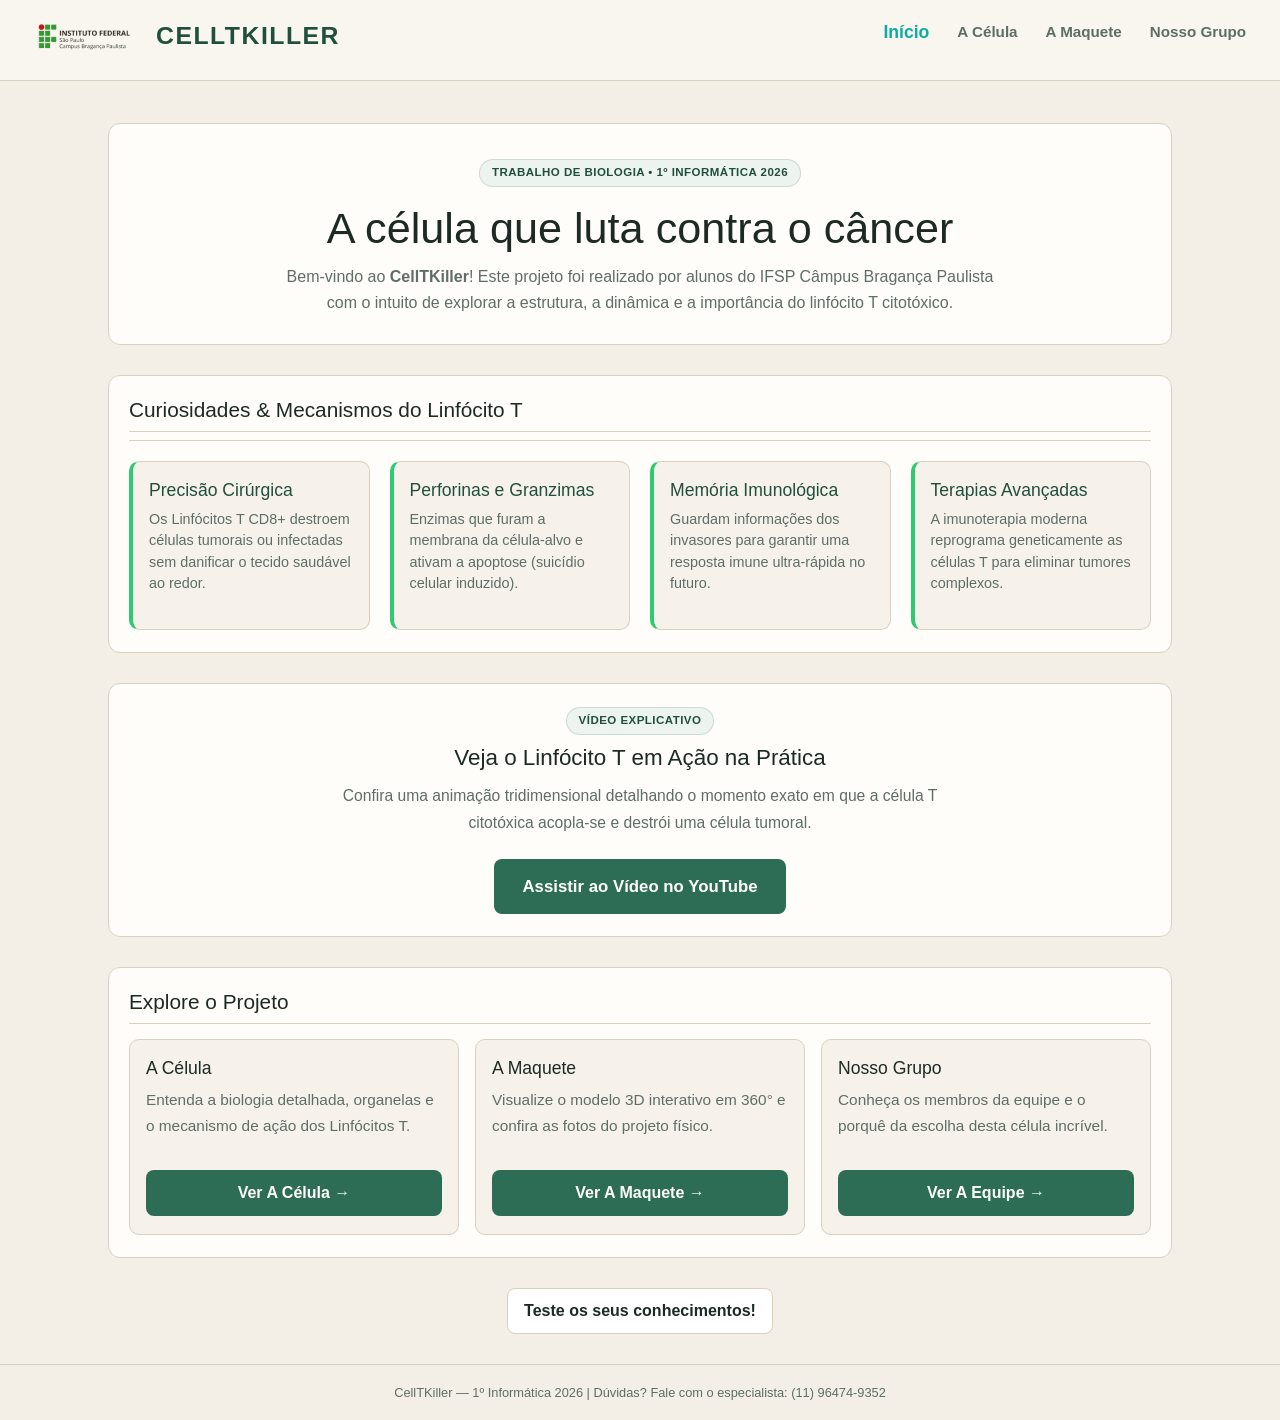
<file: index.html>
<!DOCTYPE html>
<html lang="pt-br">
<head>
    <meta charset="UTF-8">
    <meta name="viewport" content="width=device-width, initial-scale=1.0">
    <meta http-equiv="refresh" content="0; url=Pagina_inicial.html">
    <title>CellTKiller</title>
</head>
<body>
    <p>Redirecionando para o site... <a href="Pagina_inicial.html">Clique aqui se não for redirecionado.</a></p>
</body>
</html>
</file>
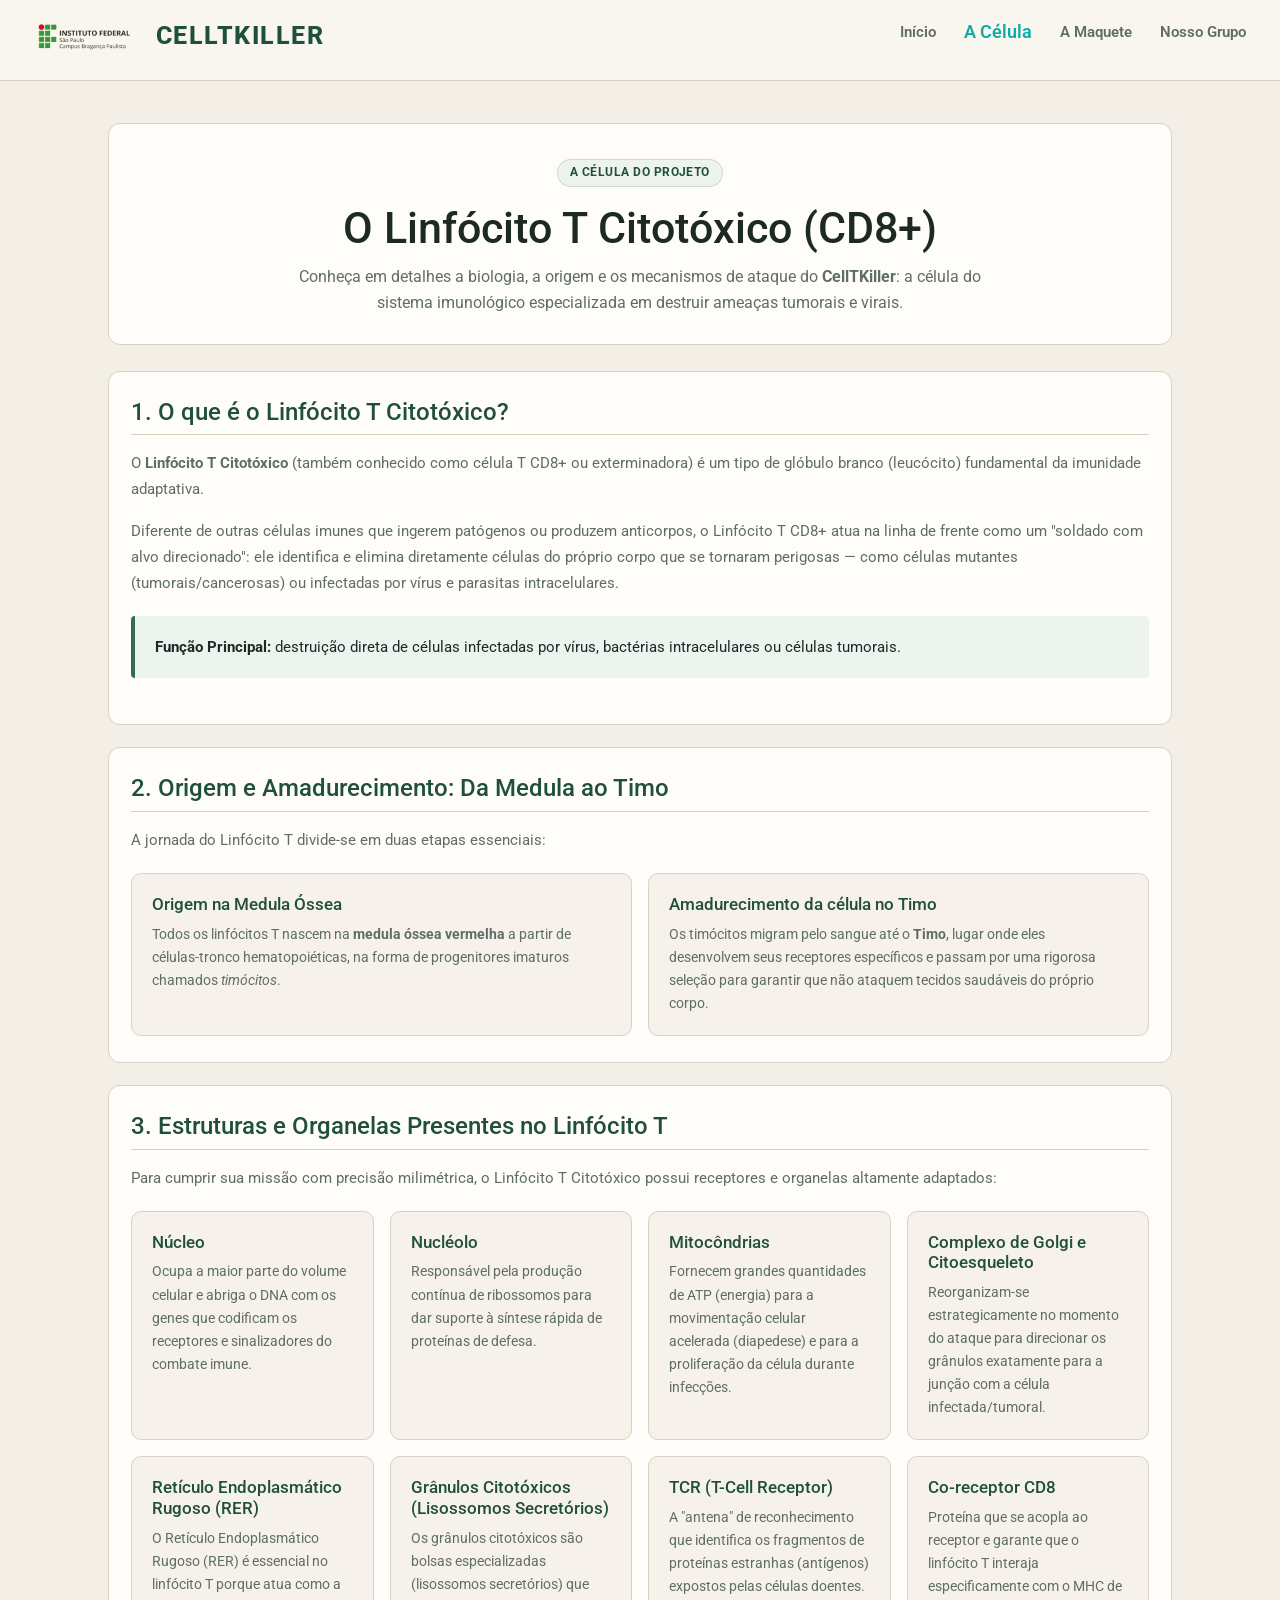
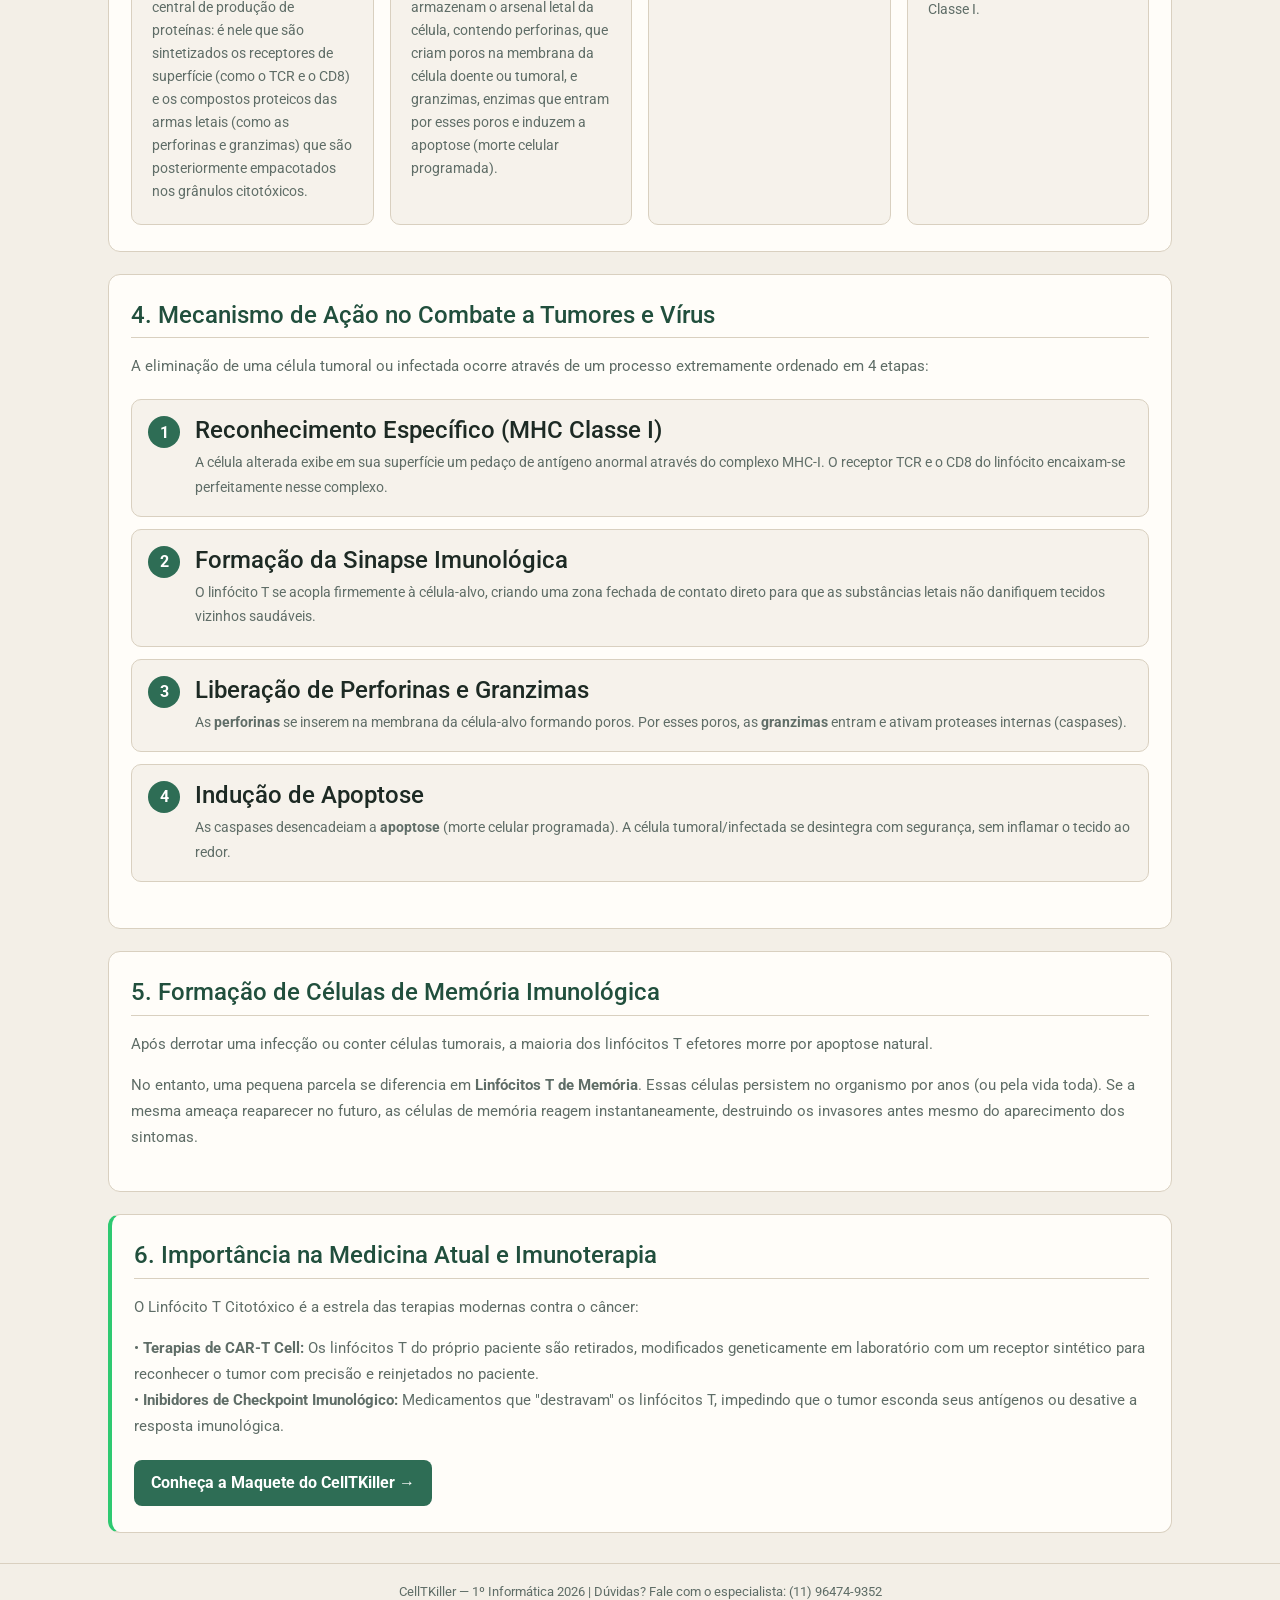
<file: Pagina_Celula.html>
<!DOCTYPE html>
<html lang="pt-br">
<head>
    <meta charset="UTF-8">
    <meta name="viewport" content="width=device-width, initial-scale=1.0">
    <title>O Linfócito T | CellTKiller</title>
    <link href="https://cdn.jsdelivr.net/npm/bootstrap@5.3.8/dist/css/bootstrap.min.css" rel="stylesheet">
    <link href="https://fonts.googleapis.com/css2?family=Roboto:wght@400;500;600;700;800&display=swap" rel="stylesheet">
    <link rel="stylesheet" href="Pagina_inicial.css?v=4">
    <link rel="stylesheet" href="Pagina_celula.css?v=2">
    <link rel="icon" href="cellT.png">
</head>
<body>

    <!-- CABEÇALHO -->
    <header class="header">
        <h1 class="logo">
            <img src="logo.png" alt="Instituto Federal de São Paulo — Câmpus Bragança Paulista">
            <span>CellTKiller</span>
        </h1>
        <button class="menu-toggle" type="button" aria-label="Abrir menu" aria-controls="site-nav" aria-expanded="false">
            <span class="menu-icon" aria-hidden="true"><span></span><span></span><span></span></span>
        </button>
        <nav class="site-nav" id="site-nav" aria-label="Navegação principal">
            <ul class="nav-links">
                <li><a href="Pagina_inicial.html">Início</a></li>
                <li><a href="Pagina_Celula.html" class="active">A Célula</a></li>
                <li><a href="Pagina_Maquete.html">A Maquete</a></li>
                <li><a href="Pagina_Equipe.html">Nosso Grupo</a></li>
            </ul>
        </nav>
    </header>
    <button class="menu-overlay" type="button" aria-label="Fechar menu" hidden></button>

    <!-- CONTEÚDO PRINCIPAL -->
    <main class="container">

        <!-- HERO SECTION -->
        <section class="hero">
            <span class="badge">A Célula do Projeto</span>
            <h2>O Linfócito T Citotóxico (CD8+)</h2>
            <p>
                Conheça em detalhes a biologia, a origem e os mecanismos de ataque do 
                <strong>CellTKiller</strong>: a célula do sistema imunológico especializada em destruir ameaças tumorais e virais.
            </p>
        </section>

        <!-- 1. O QUE É -->
        <section class="content-section">
            <h2>1. O que é o Linfócito T Citotóxico?</h2>
            <p>
                O <strong>Linfócito T Citotóxico</strong> (também conhecido como célula T CD8+ ou exterminadora) é um tipo de glóbulo branco (leucócito) fundamental da imunidade adaptativa.
            </p>
            <p>
                Diferente de outras células imunes que ingerem patógenos ou produzem anticorpos, o Linfócito T CD8+ atua na linha de frente como um "soldado com alvo direcionado": ele identifica e elimina diretamente células do próprio corpo que se tornaram perigosas — como células mutantes (tumorais/cancerosas) ou infectadas por vírus e parasitas intracelulares.
            </p>
            <div class="highlight-box">
                <p><strong>Função Principal:</strong> destruição direta de células infectadas por vírus, bactérias intracelulares ou células tumorais.</p>
            </div>
        </section>

        <!-- 2. ORIGEM E MATURAÇÃO -->
        <section class="content-section">
            <h2>2. Origem e Amadurecimento: Da Medula ao Timo</h2>
            <p>A jornada do Linfócito T divide-se em duas etapas essenciais:</p>

            <div class="grid-cards">
                <div class="card">
                    <h4>Origem na Medula Óssea</h4>
                    <p>
                        Todos os linfócitos T nascem na <strong>medula óssea vermelha</strong> a partir de células-tronco hematopoiéticas, na forma de progenitores imaturos chamados <em>timócitos</em>.
                    </p>
                </div>
                <div class="card">
                    <h4>Amadurecimento da célula no Timo</h4>
                    <p>
                        Os timócitos migram pelo sangue até o <strong>Timo</strong>, lugar onde eles desenvolvem seus receptores específicos e passam por uma rigorosa seleção para garantir que não ataquem tecidos saudáveis do próprio corpo.
                    </p>
                </div>
            </div>
        </section>

        <!-- 3. ESTRUTURAS E ORGANELAS CHAVE -->
        <section class="content-section">
            <h2>3. Estruturas e Organelas Presentes no Linfócito T</h2>
            <p>Para cumprir sua missão com precisão milimétrica, o Linfócito T Citotóxico possui receptores e organelas altamente adaptados:</p>

            <div class="grid-cards">
                <div class="card">
                    <h4>Núcleo</h4>
                    <p>Ocupa a maior parte do volume celular e abriga o DNA com os genes que codificam os receptores e sinalizadores do combate imune.</p>
                </div>
                <div class="card">
                    <h4>Nucléolo</h4>
                    <p>Responsável pela produção contínua de ribossomos para dar suporte à síntese rápida de proteínas de defesa.</p>
                </div>
                <div class="card">
                    <h4>Mitocôndrias</h4>
                    <p>Fornecem grandes quantidades de ATP (energia) para a movimentação celular acelerada (diapedese) e para a proliferação da célula durante infecções.</p>
                </div>
                <div class="card">
                    <h4>Complexo de Golgi e Citoesqueleto</h4>
                    <p>Reorganizam-se estrategicamente no momento do ataque para direcionar os grânulos exatamente para a junção com a célula infectada/tumoral.</p>
                </div>
                <div class="card">
                    <h4>Retículo Endoplasmático Rugoso (RER)</h4>
                    <p>O Retículo Endoplasmático Rugoso (RER) é essencial no linfócito T porque atua como a central de produção de proteínas: é nele que são sintetizados os receptores de superfície (como o TCR e o CD8) e os compostos proteicos das armas letais (como as perforinas e granzimas) que são posteriormente empacotados nos grânulos citotóxicos.</p>
                </div>
                <div class="card">
                    <h4>Grânulos Citotóxicos (Lisossomos Secretórios)</h4>
                    <p>Os grânulos citotóxicos são bolsas especializadas (lisossomos secretórios) que armazenam o arsenal letal da célula, contendo perforinas, que criam poros na membrana da célula doente ou tumoral, e granzimas, enzimas que entram por esses poros e induzem a apoptose (morte celular programada).</p>
                </div>
                <div class="card">
                    <h4>TCR (T-Cell Receptor)</h4>
                    <p>A "antena" de reconhecimento que identifica os fragmentos de proteínas estranhas (antígenos) expostos pelas células doentes.</p>
                </div>
                <div class="card">
                    <h4>Co-receptor CD8</h4>
                    <p>Proteína que se acopla ao receptor e garante que o linfócito T interaja especificamente com o MHC de Classe I.</p>
                </div>
            </div>
        </section>

        <!-- 4. MECANISMO DE AÇÃO -->
        <section class="content-section">
            <h2>4. Mecanismo de Ação no Combate a Tumores e Vírus</h2>  
            <p>A eliminação de uma célula tumoral ou infectada ocorre através de um processo extremamente ordenado em 4 etapas:</p>

            <div class="step-list">
                <div class="step-item">
                    <div class="step-number">1</div>
                    <div class="step-content">
                        <h4>Reconhecimento Específico (MHC Classe I)</h4>
                        <p>A célula alterada exibe em sua superfície um pedaço de antígeno anormal através do complexo MHC-I. O receptor TCR e o CD8 do linfócito encaixam-se perfeitamente nesse complexo.</p>
                    </div>
                </div>
                <div class="step-item">
                    <div class="step-number">2</div>
                    <div class="step-content">
                        <h4>Formação da Sinapse Imunológica</h4>
                        <p>O linfócito T se acopla firmemente à célula-alvo, criando uma zona fechada de contato direto para que as substâncias letais não danifiquem tecidos vizinhos saudáveis.</p>
                    </div>
                </div>
                <div class="step-item">
                    <div class="step-number">3</div>
                    <div class="step-content">
                        <h4>Liberação de Perforinas e Granzimas</h4>
                        <p>As <strong>perforinas</strong> se inserem na membrana da célula-alvo formando poros. Por esses poros, as <strong>granzimas</strong> entram e ativam proteases internas (caspases).</p>
                    </div>
                </div>
                <div class="step-item">
                    <div class="step-number">4</div>
                    <div class="step-content">
                        <h4>Indução de Apoptose</h4>
                        <p>As caspases desencadeiam a <strong>apoptose</strong> (morte celular programada). A célula tumoral/infectada se desintegra com segurança, sem inflamar o tecido ao redor.</p>
                    </div>
                </div>
            </div>
        </section>

        <!-- 5. MEMÓRIA IMUNOLÓGICA -->
        <section class="content-section">
            <h2>5. Formação de Células de Memória Imunológica</h2>
            <p>
                Após derrotar uma infecção ou conter células tumorais, a maioria dos linfócitos T efetores morre por apoptose natural.
            </p>
            <p>
                No entanto, uma pequena parcela se diferencia em <strong>Linfócitos T de Memória</strong>. Essas células persistem no organismo por anos (ou pela vida toda). Se a mesma ameaça reaparecer no futuro, as células de memória reagem instantaneamente, destruindo os invasores antes mesmo do aparecimento dos sintomas.
            </p>
        </section>

        <!-- 6. IMUNOTERAPIA -->
        <section class="content-section" style="border-left: 4px solid #2ec971;">
            <h2>6. Importância na Medicina Atual e Imunoterapia</h2>
            <p>
                O Linfócito T Citotóxico é a estrela das terapias modernas contra o câncer:
            </p>
            <p>
                • <strong>Terapias de CAR-T Cell:</strong> Os linfócitos T do próprio paciente são retirados, modificados geneticamente em laboratório com um receptor sintético para reconhecer o tumor com precisão e reinjetados no paciente.<br>
                • <strong>Inibidores de Checkpoint Imunológico:</strong> Medicamentos que "destravam" os linfócitos T, impedindo que o tumor esconda seus antígenos ou desative a resposta imunológica.
            </p>
            <div style="margin-top: 20px;">
                <a href="Pagina_Maquete.html" class="btn btn-primary">Conheça a Maquete do CellTKiller &rarr;</a>
            </div>
        </section>

    </main>

    <!-- RODAPÉ -->
    <footer class="footer">
        <p>CellTKiller — 1º Informática 2026 | Dúvidas? Fale com o especialista: (11) 96474-9352</p>
    </footer>

    <script src="menu.js?v=2" defer></script>
</body>
</html>
</file>
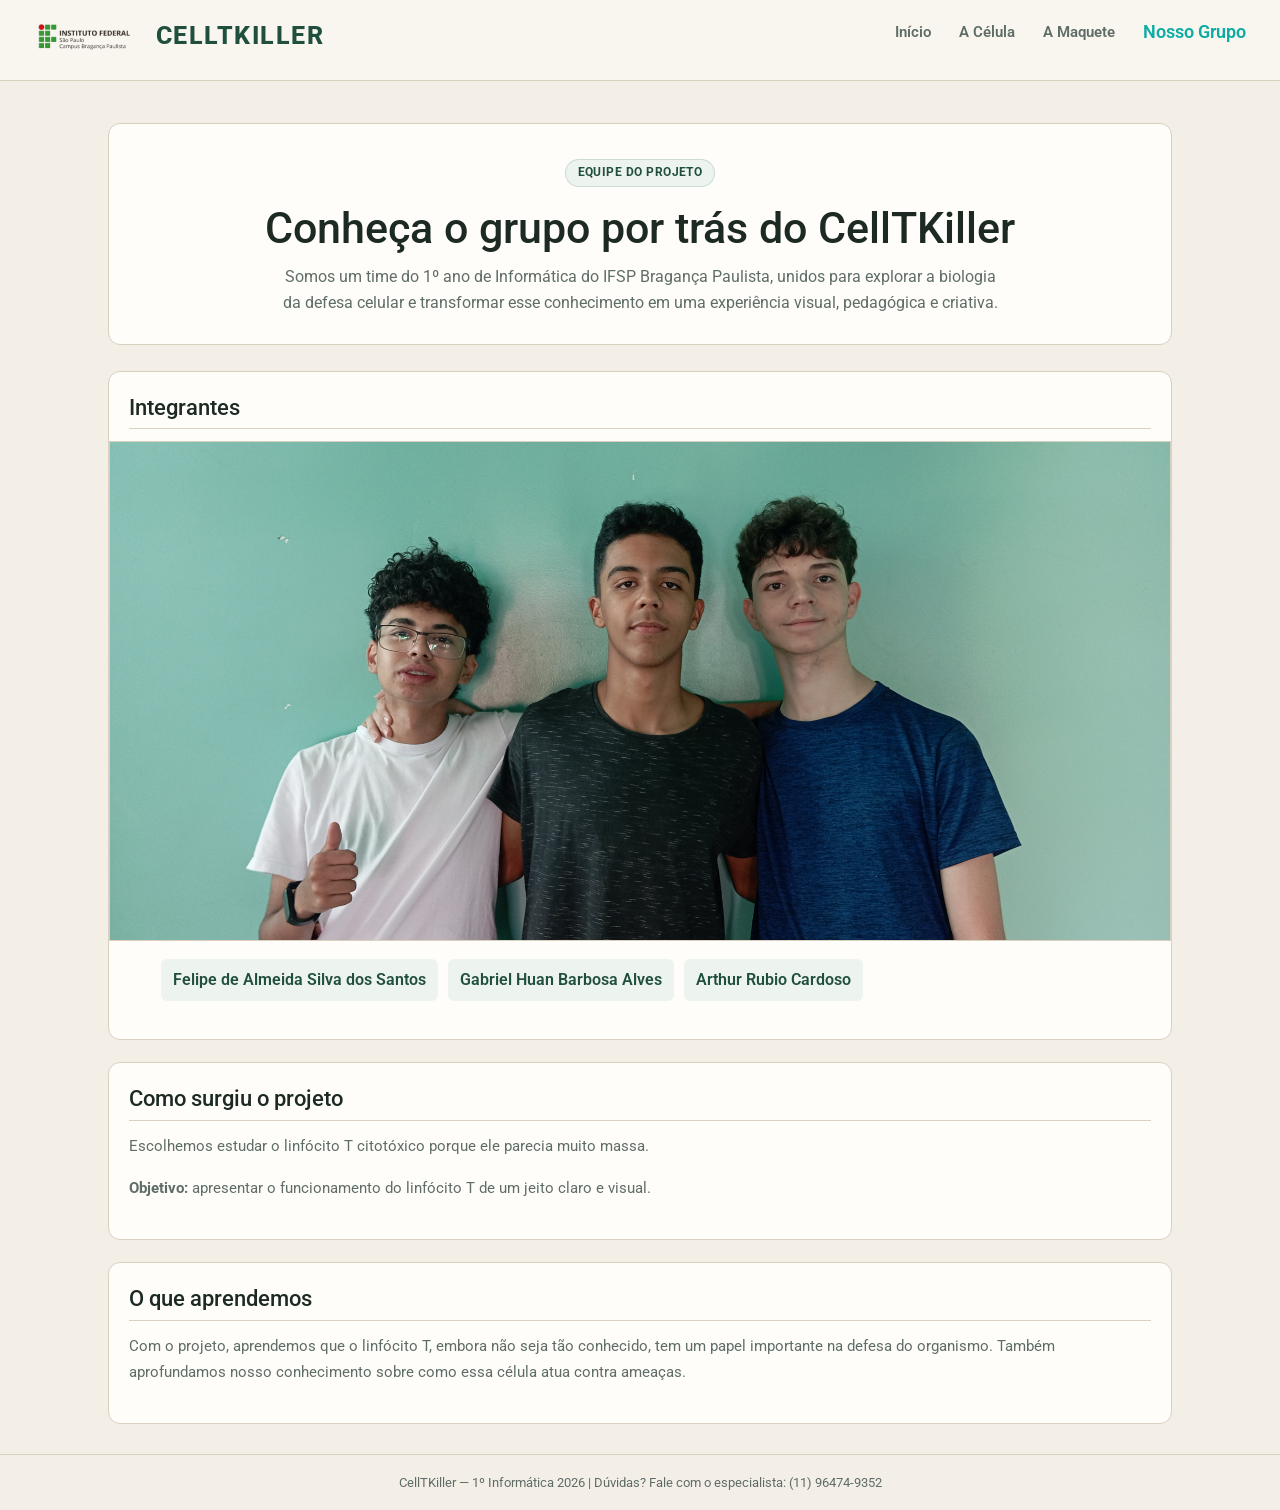
<file: Pagina_Equipe.html>
<!DOCTYPE html>
<html lang="pt-br">
<head>
    <meta charset="UTF-8">
    <meta name="viewport" content="width=device-width, initial-scale=1.0">
    <title>CellTKiller | Nosso Grupo</title>
    <link href="https://cdn.jsdelivr.net/npm/bootstrap@5.3.8/dist/css/bootstrap.min.css" rel="stylesheet">
    <link href="https://fonts.googleapis.com/css2?family=Roboto:wght@400;500;600;700;800&display=swap" rel="stylesheet">
    <link rel="stylesheet" href="Pagina_inicial.css?v=4">
    <link rel="stylesheet" href="Pagina_Equipe.css?v=3">
    <link rel="icon" href="cellT.png">
</head>
<body>
    <header class="header">
        <h1 class="logo">
            <img src="logo.png" alt="Instituto Federal de São Paulo — Câmpus Bragança Paulista">
            <span>CellTKiller</span>
        </h1>
        <button class="menu-toggle" type="button" aria-label="Abrir menu" aria-controls="site-nav" aria-expanded="false">
            <span class="menu-icon" aria-hidden="true"><span></span><span></span><span></span></span>
        </button>
        <nav class="site-nav" id="site-nav" aria-label="Navegação principal">
            <ul class="nav-links">
                <li><a href="Pagina_inicial.html">Início</a></li>
                <li><a href="Pagina_Celula.html">A Célula</a></li>
                <li><a href="Pagina_Maquete.html">A Maquete</a></li>
                <li><a href="Pagina_Equipe.html" class="active">Nosso Grupo</a></li>
            </ul>
        </nav>
    </header>
    <button class="menu-overlay" type="button" aria-label="Fechar menu" hidden></button>

    <main class="container">
        <section class="hero">
            <span class="badge">Equipe do Projeto</span>
            <h2>Conheça o grupo por trás do CellTKiller</h2>
            <p>
                Somos um time do 1º ano de Informática do IFSP Bragança Paulista, unidos para explorar a biologia da defesa celular e transformar esse conhecimento em uma experiência visual, pedagógica e criativa.
            </p>
        </section>

        <section class="content-section equipe-apresentacao">
            <h2>Integrantes</h2>
            <div class="equipe-foto-placeholder" role="img" aria-label="Espaço reservado para a foto do grupo">
                <img src="foto_dos_goats.jpg" alt="Foto do grupo do projeto CellTKiller">
            </div>
            <ul class="equipe-nomes">
                <li>Felipe de Almeida Silva dos Santos</li>
                <li>Gabriel Huan Barbosa Alves</li>
                <li>Arthur Rubio Cardoso</li>
            </ul>
        </section>

        <section class="content-section">
            <h2>Como surgiu o projeto</h2>
            <p>
                Escolhemos estudar o linfócito T citotóxico porque ele parecia muito massa.
            </p>
            <div class="highlight-box">
                <p><strong>Objetivo:</strong> apresentar o funcionamento do linfócito T de um jeito claro e visual.</p>
            </div>
        </section>

        <section class="content-section">
            <h2>O que aprendemos</h2>
            <p>
                Com o projeto, aprendemos que o linfócito T, embora não seja tão conhecido, tem um papel importante na defesa do organismo. Também aprofundamos nosso conhecimento sobre como essa célula atua contra ameaças.
            </p>
        </section>
    </main>

    <footer class="footer">
        <p>CellTKiller — 1º Informática 2026 | Dúvidas? Fale com o especialista: (11) 96474-9352</p>
    </footer>
    <script src="menu.js?v=2" defer></script>
</body>
</html>
</file>
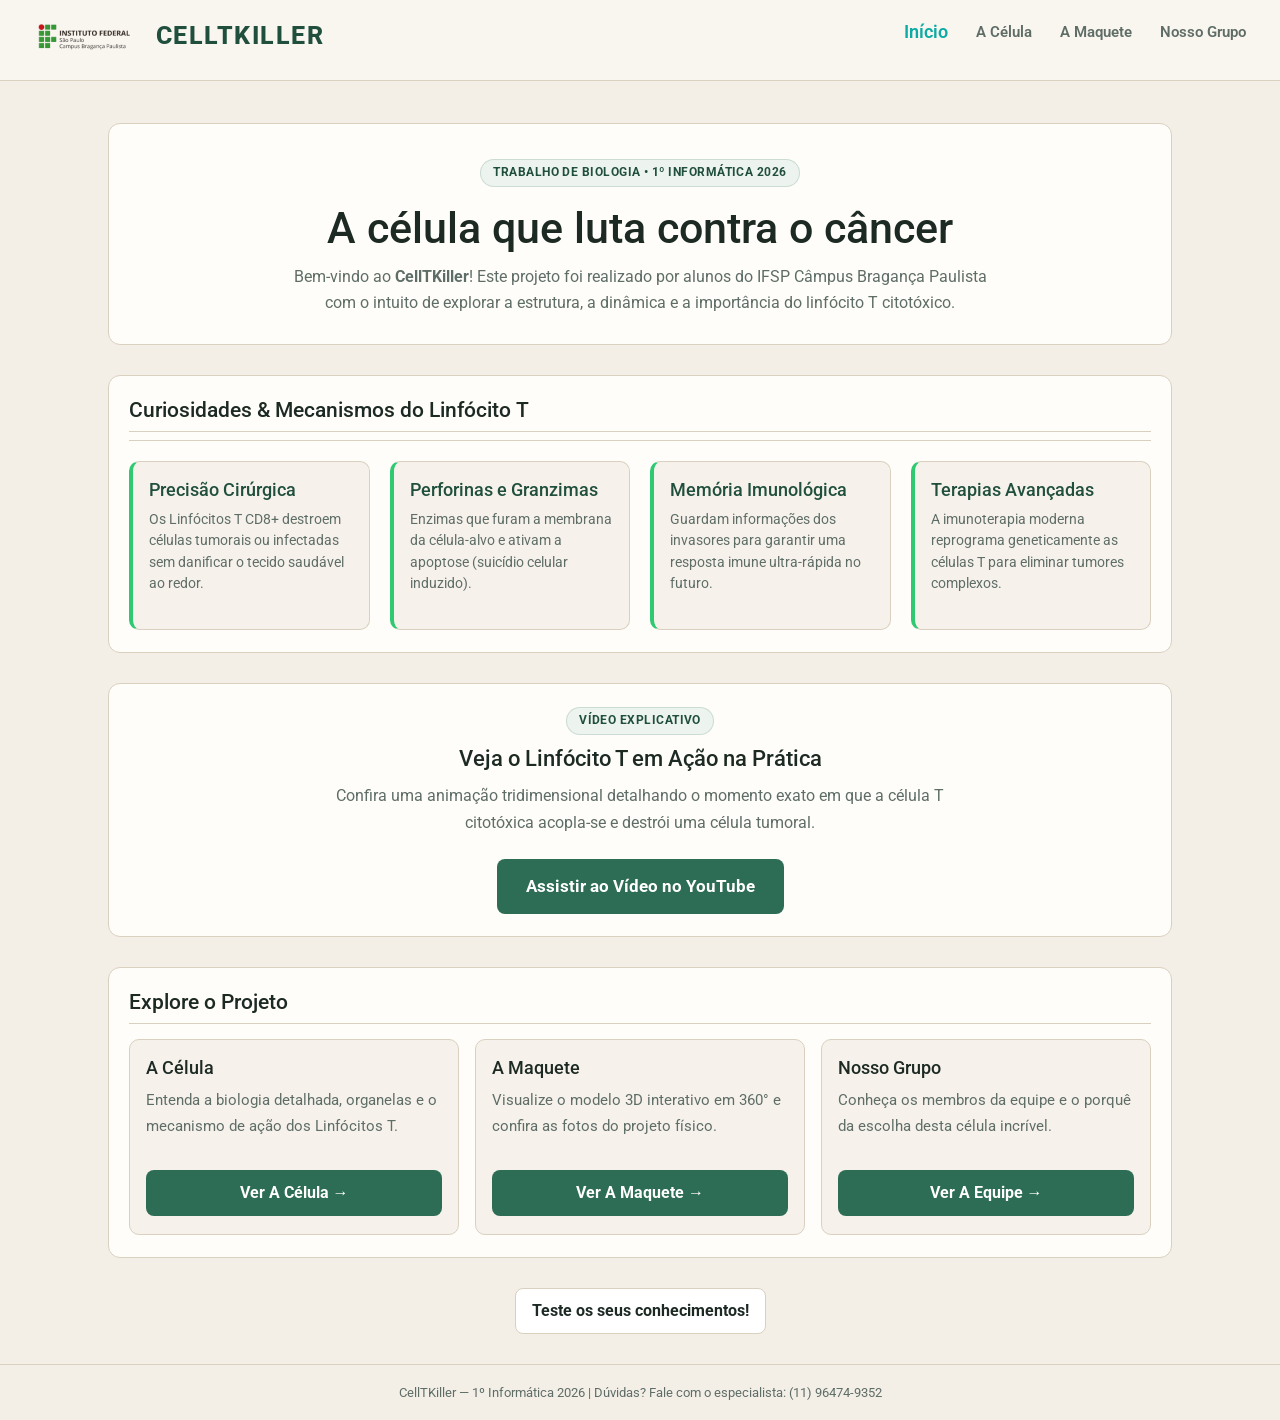
<file: Pagina_inicial.html>
<!DOCTYPE html>
<html lang="pt-br">
<head>
    <meta charset="UTF-8">
    <meta name="viewport" content="width=device-width, initial-scale=1.0">
    <title>CellTKiller | Biologia • IFSP Bragança Paulista</title>
    <link href="https://cdn.jsdelivr.net/npm/bootstrap@5.3.8/dist/css/bootstrap.min.css" rel="stylesheet">
    <link href="https://fonts.googleapis.com/css2?family=Roboto:wght@400;500;600;700;800&display=swap" rel="stylesheet">
    <link rel="stylesheet" href="Pagina_inicial.css?v=4">
    <link rel="icon" href="cellT.png">
</head>
<body>

    <!-- CABEÇALHO DO SITE -->
    <header class="header">
        <h1 class="logo">
            <img src="logo.png" alt="Instituto Federal de São Paulo — Câmpus Bragança Paulista">
            <span>CellTKiller</span>
        </h1>
        <button class="menu-toggle" type="button" aria-label="Abrir menu" aria-controls="site-nav" aria-expanded="false">
            <span class="menu-icon" aria-hidden="true"><span></span><span></span><span></span></span>
        </button>
        <nav class="site-nav" id="site-nav" aria-label="Navegação principal">
            <ul class="nav-links">
                <li><a href="Pagina_inicial.html" class="active">Início</a></li>
                <li><a href="Pagina_Celula.html">A Célula</a></li>
                <li><a href="Pagina_Maquete.html">A Maquete</a></li>
                <li><a href="Pagina_Equipe.html">Nosso Grupo</a></li>
            </ul>
        </nav>
    </header>
    <button class="menu-overlay" type="button" aria-label="Fechar menu" hidden></button>

    <!-- CONTEÚDO PRINCIPAL -->
    <main class="container">
        
        <!-- HERO SECTION -->
        <section class="hero">
            <span class="badge">Trabalho de Biologia • 1º Informática 2026</span>
            <h2>A célula que luta contra o câncer</h2>
            <p>
                Bem-vindo ao <strong>CellTKiller</strong>! Este projeto foi realizado por alunos do IFSP Câmpus Bragança Paulista com o intuito de explorar a estrutura, a dinâmica e a importância do linfócito T citotóxico.
            </p>
        </section>

        <!-- BLOCO 1: CURIOSIDADES E DADOS DA CÉLULA T -->
        <section class="content-section" style="margin: 30px 0;">
            <div style="border-bottom: 1px solid #d9d0c0; padding-bottom: 8px; margin-bottom: 20px;">
                <h3 style="color: #1d2a24; font-size: 1.3rem; margin: 0;">
                    Curiosidades & Mecanismos do Linfócito T
                </h3>
            </div>

            <div class="grid-cards" style="grid-template-columns: repeat(auto-fit, minmax(240px, 1fr)); gap: 20px;">
                
                <div class="card" style="border-left: 4px solid #2ec971;">
                    <h4 style="color: #214f3d; margin-bottom: 8px;">Precisão Cirúrgica</h4>
                    <p style="font-size: 0.9rem; color: #5f6d67; line-height: 1.5;">
                        Os Linfócitos T CD8+ destroem células tumorais ou infectadas sem danificar o tecido saudável ao redor.
                    </p>
                </div>

                <div class="card" style="border-left: 4px solid #2ec971;">
                    <h4 style="color: #214f3d; margin-bottom: 8px;">Perforinas e Granzimas</h4>
                    <p style="font-size: 0.9rem; color: #5f6d67; line-height: 1.5;">
                        Enzimas que furam a membrana da célula-alvo e ativam a apoptose (suicídio celular induzido).
                    </p>
                </div>

                <div class="card" style="border-left: 4px solid #2ec971;">
                    <h4 style="color: #214f3d; margin-bottom: 8px;">Memória Imunológica</h4>
                    <p style="font-size: 0.9rem; color: #5f6d67; line-height: 1.5;">
                        Guardam informações dos invasores para garantir uma resposta imune ultra-rápida no futuro.
                    </p>
                </div>

                <div class="card" style="border-left: 4px solid #2ec971;">
                    <h4 style="color: #214f3d; margin-bottom: 8px;">Terapias Avançadas</h4>
                    <p style="font-size: 0.9rem; color: #5f6d67; line-height: 1.5;">
                        A imunoterapia moderna reprograma geneticamente as células T para eliminar tumores complexos.
                    </p>
                </div>

            </div>
        </section>

        <!-- CARTÃO DO VÍDEO EXPLICATIVO -->
        <section class="intro-box" style="text-align: center; margin: 30px 0;">
            <div class="intro-content">
                <span class="badge" style="margin-bottom: 10px;">Vídeo Explicativo</span>
                <h3 style="color: #1d2a24; font-size: 1.4rem; margin-bottom: 12px;">Veja o Linfócito T em Ação na Prática</h3>
                <p style="color: #5f6d67; margin-bottom: 22px; font-size: 0.98rem; max-width: 650px; margin-left: auto; margin-right: auto;">
                    Confira uma animação tridimensional detalhando o momento exato em que a célula T citotóxica acopla-se e destrói uma célula tumoral.
                </p>
                <a href="https://www.youtube.com/watch?v=jgJKaP0Sj5U" target="_blank" rel="noopener noreferrer" class="btn btn-primary" style="font-size: 1.05rem; padding: 14px 28px; text-decoration: none; display: inline-block;">
                    Assistir ao Vídeo no YouTube
                </a>
            </div>
        </section>

        <!-- ATALHOS PARA AS OUTRAS PÁGINAS -->
        <section class="content-section" style="margin-bottom: 30px;">
            <h3 style="color: #1d2a24; margin-bottom: 15px; font-size: 1.3rem;">Explore o Projeto</h3>
            <div class="grid-cards">
                <div class="card">
                    <h4>A Célula</h4>
                    <p>Entenda a biologia detalhada, organelas e o mecanismo de ação dos Linfócitos T.</p>
                    <a href="Pagina_Celula.html" class="btn btn-primary" style="margin-top: 15px; display: inline-block;">Ver A Célula &rarr;</a>
                </div>
                <div class="card">
                    <h4>A Maquete</h4>
                    <p>Visualize o modelo 3D interativo em 360° e confira as fotos do projeto físico.</p>
                    <a href="Pagina_Maquete.html" class="btn btn-primary" style="margin-top: 15px; display: inline-block;">Ver A Maquete &rarr;</a>
                </div>
                <div class="card">
                    <h4>Nosso Grupo</h4>
                    <p>Conheça os membros da equipe e o porquê da escolha desta célula incrível.</p>
                    <a href="Pagina_Equipe.html" class="btn btn-primary" style="margin-top: 15px; display: inline-block;">Ver A Equipe &rarr;</a>
                </div>
            </div>
        </section>

        <!-- BOTÃO QUIZ -->
        <section class="quiz-trigger-section">
            <button onclick="toggleQuiz()" id="quiz-btn" class="btn btn-secondary">Teste os seus conhecimentos!</button>
        </section>

        <!-- MINI QUIZ -->
        <section id="quiz-container" class="quiz-container" style="display: none;">
            <div id="quiz-box">
                <div class="quiz-header-info">
                    <span id="question-counter">Pergunta 1 de 10</span>
                </div>
                <p id="question-text" class="question-title">Carregando pergunta...</p>
                <div id="options-container" class="quiz-options"></div>
                <p id="quiz-feedback" class="quiz-result"></p>
                <button id="next-btn" class="btn btn-primary" style="display: none; margin: 20px auto 0 auto;" onclick="nextQuestion()">Próxima Pergunta &rarr;</button>
            </div>
        </section>

    </main>

    <!-- RODAPÉ -->
    <footer class="footer">
        <p>CellTKiller — 1º Informática 2026 | Dúvidas? Fale com o especialista: (11) 96474-9352</p>
    </footer>

    <!-- SCRIPT DO QUIZ -->
    <script>
        const questions = [
            { question: "Qual é a principal função do linfócito T citotóxico?", options: ["Produzir anticorpos circulantes no sangue", "Destruir diretamente células infectadas e tumorais", "Transportar oxigênio para os tecidos do corpo", "Ajudar na coagulação sanguínea"], answer: 1 },
            { question: "Onde os linfócitos T são formados originalmente no corpo humano?", options: ["Na medula óssea", "No pâncreas", "No fígado", "Nos rins"], answer: 0 },
            { question: "Qual órgão é responsável pelo amadurecimento (maturação) dos linfócitos T?", options: ["Baço", "Timo", "Coração", "Estômago"], answer: 1 },
            { question: "O que significa a sigla 'T' em Linfócito T?", options: ["Tecido", "Trompa", "Timo", "Tóxico"], answer: 2 },
            { question: "Como os linfócitos T citotóxicos reconhecem uma célula doente?", options: ["Pelo cheiro que a célula exala", "Através de antígenos apresentados na superfície celular", "Medindo a temperatura da célula", "Observando o tamanho do núcleo"], answer: 1 },
            { question: "Qual é o nome do processo de 'suicídio celular' programado induzido pelos linfócitos nas células tumorais?", options: ["Fotossíntese", "Osmose", "Apoptose", "Mitose"], answer: 2 },
            { question: "Além de combater tumores, qual outro grande papel dessas células no sistema imunológico?", options: ["Combater infecções causadas por vírus", "Digerir os alimentos no intestino", "Produzir insulina", "Filtrar toxinas da urina"], answer: 0 },
            { question: "O que são as 'células de memória' imunológica formadas após uma infecção?", options: ["Células que guardam informações de senhas", "Células que lembram o invasor para combatê-lo mais rápido no futuro", "Neurônios que armazenam lembranças visuais", "Células que esquecem as doenças anteriores"], answer: 1 },
            { question: "Os linfócitos fazem parte de qual grande sistema do corpo humano?", options: ["Sistema Nervoso", "Sistema Digestório", "Sistema Imunológico (ou Linfático)", "Sistema Esquelético"], answer: 2 },
            { question: "Qual é o foco principal do projeto do grupo CellTKiller?", options: ["Estudar a física quântica dos materiais", "Explorar a ação do linfócito T e construir uma maquete representativa", "Criar um aplicativo de jogos de corrida", "Analisar a poluição dos oceanos"], answer: 1 }
        ];

        let currentQuestionIndex = 0;
        let score = 0;

        function toggleQuiz() {
            const quizContainer = document.getElementById("quiz-container");
            const btn = document.getElementById("quiz-btn");
            if (quizContainer.style.display === "none") {
                quizContainer.style.display = "block";
                btn.textContent = "Ocultar Quiz";
                loadQuestion();
                quizContainer.scrollIntoView({ behavior: 'smooth' });
            } else {
                quizContainer.style.display = "none";
                btn.textContent = "Teste seus conhecimentos!";
                currentQuestionIndex = 0;
                score = 0;
            }
        }

        function loadQuestion() {
            const q = questions[currentQuestionIndex];
            document.getElementById("question-counter").textContent = `Pergunta ${currentQuestionIndex + 1} de ${questions.length}`;
            document.getElementById("question-text").textContent = q.question;
            const optionsContainer = document.getElementById("options-container");
            optionsContainer.innerHTML = "";
            document.getElementById("quiz-feedback").textContent = "";
            document.getElementById("next-btn").style.display = "none";

            q.options.forEach((option, index) => {
                const button = document.createElement("button");
                button.className = "btn-option";
                button.textContent = option;
                button.onclick = () => selectAnswer(index, button);
                optionsContainer.appendChild(button);
            });
        }

        function selectAnswer(selectedIndex, selectedButton) {
            const q = questions[currentQuestionIndex];
            const allButtons = document.querySelectorAll(".btn-option");
            const feedback = document.getElementById("quiz-feedback");

            allButtons.forEach(btn => btn.disabled = true);

            if (selectedIndex === q.answer) {
                selectedButton.style.backgroundColor = "#2e8b57";
                selectedButton.style.borderColor = "#2ec971";
                feedback.textContent = "Resposta correta!";
                feedback.style.color = "#2ec971";
                score++;
            } else {
                selectedButton.style.backgroundColor = "#8b2e2e";
                selectedButton.style.borderColor = "#c92e2e";
                feedback.textContent = `Incorreto. A resposta certa era: "${q.options[q.answer]}"`;
                feedback.style.color = "#ff6b6b";
                allButtons[q.answer].style.backgroundColor = "#2e8b57";
            }

            const nextBtn = document.getElementById("next-btn");
            if (currentQuestionIndex < questions.length - 1) {
                nextBtn.textContent = "Próxima Pergunta ➔";
            } else {
                nextBtn.textContent = "Ver Resultado Final";
            }
            nextBtn.style.display = "block";
        }

        function nextQuestion() {
            currentQuestionIndex++;
            if (currentQuestionIndex < questions.length) {
                loadQuestion();
            } else {
                showResults();
            }
        }

        function showResults() {
            const quizBox = document.getElementById("quiz-box");
            let performanceMessage = score === 10 ? "Perfeito! Você dominou totalmente o assunto!" : (score >= 7 ? "Muito bom! Você aprendeu bastante sobre o projeto." : "Bom esforço! Que tal dar uma relida nas páginas para aprender mais?");
            quizBox.innerHTML = `
                <div style="text-align: center; padding: 20px;">
                    <h3 style="color: #214f3d; font-size: 1.8rem; margin-bottom: 15px;">Fim do Quiz!</h3>
                    <p style="font-size: 1.2rem; color: #1d2a24; margin-bottom: 10px;">Você acertou <strong>${score}</strong> de <strong>${questions.length}</strong> perguntas.</p>
                    <p style="color: #5f6d67; margin-bottom: 25px;">${performanceMessage}</p>
                    <button class="btn btn-primary" onclick="restartQuiz()">Refazer o Quiz</button>
                </div>
            `;
        }

        function restartQuiz() {
            currentQuestionIndex = 0;
            score = 0;
            const quizBox = document.getElementById("quiz-box");
            quizBox.innerHTML = `
                <div class="quiz-header-info"><span id="question-counter">Pergunta 1 de 10</span></div>
                <p id="question-text" class="question-title">Carregando pergunta...</p>
                <div id="options-container" class="quiz-options"></div>
                <p id="quiz-feedback" class="quiz-result"></p>
                <button id="next-btn" class="btn btn-primary" style="display: none; margin: 20px auto 0 auto;" onclick="nextQuestion()">Próxima Pergunta &rarr;</button>
            `;
            loadQuestion();
        }
    </script>

    <script src="menu.js?v=2" defer></script>
</body>
</html>
</file>
<file: Pagina_inicial.css>
/* visual mais simples e menos genérico */
:root {
  --cor-fundo: #f3efe7;
  --cor-painel: #fffdf9;
  --cor-painel-suave: #f6f2eb;
  --cor-borda: #d9d0c0;
  --cor-texto: #1d2a24;
  --cor-texto-suave: #5f6d67;
  --cor-verde: #2e6d55;
  --cor-verde-escuro: #214f3d;
  --cor-verde-suave: #edf4ef;
}

* {
  margin: 0;
  padding: 0;
  box-sizing: border-box;
  font-family: "Roboto", Arial, sans-serif;
}

body {
  background: var(--cor-fundo);
  color: var(--cor-texto);
  font-family: "Roboto", Arial, sans-serif;
  line-height: 1.6;
  min-height: 100vh;
}

img {
  max-width: 100%;
  display: block;
}

.container {
  max-width: 1100px;
  margin: 0 auto;
  padding: 20px 18px 0;
}

.header {
  background: #f9f5ef;
  border-bottom: 1px solid var(--cor-borda);
  padding: 6px 24px;
  display: flex;
  justify-content: space-between;
  align-items: center;
  position: sticky;
  top: 0;
  z-index: 100;
}

.logo {
  color: var(--cor-verde-escuro);
  font-size: 1.55rem;
  font-weight: 800;
  letter-spacing: 0.06em;
  text-transform: uppercase;
  display: flex;
  align-items: center;
  gap: 12px;
}

.logo img {
  width: 120px;
  height: 60px;
  object-fit: contain;
}

.nav-links {
  list-style: none;
  display: flex;
  align-items: center;
  gap: 8px;
  flex-wrap: wrap;
}

.nav-links a {
  color: var(--cor-texto-suave);
  text-decoration: none;
  font-size: 0.95rem;
  font-weight: 600;
  padding: 8px 10px;
  border-radius: 6px;
  transition: 0.2s ease;
}

.nav-links a:hover,
.nav-links a.active {
  color: #0CABA4;
  font-size: 1.1rem;
}

.menu-toggle,
.menu-overlay {
  display: none;
}

.hero {
  background: var(--cor-painel);
  border: 1px solid var(--cor-borda);
  border-radius: 12px;
  padding: 34px 22px 28px;
  margin: 22px 0 26px;
  text-align: center;
}

.badge {
  display: inline-block;
  background: var(--cor-verde-suave);
  color: var(--cor-verde-escuro);
  border: 1px solid rgba(46, 109, 85, 0.18);
  padding: 7px 12px;
  border-radius: 999px;
  font-size: 0.72rem;
  font-weight: 700;
  letter-spacing: 0.04em;
  text-transform: uppercase;
  margin-bottom: 16px;
}

.hero h2 {
  font-size: clamp(2rem, 4vw, 2.7rem);
  color: var(--cor-texto);
  margin-bottom: 10px;
}

.hero p {
  max-width: 720px;
  margin: 0 auto;
  color: var(--cor-texto-suave);
}

.intro-box,
.content-section,
.quiz-container {
  background: var(--cor-painel);
  border: 1px solid var(--cor-borda);
  border-radius: 12px;
  padding: 22px 20px;
  margin-bottom: 22px;
}

.content-section h2,
.content-section h3,
.intro-content h3 {
  color: var(--cor-texto);
  font-size: 1.4rem;
  margin-bottom: 12px;
}

.content-section h2,
.content-section h3 {
  border-bottom: 1px solid var(--cor-borda);
  padding-bottom: 8px;
}

.content-section p,
.card p,
.intro-content p,
.step-content p,
.membro-card p,
.foto-info p,
.section-desc,
.materiais-lista li {
  color: var(--cor-texto-suave);
  line-height: 1.7;
  font-size: 0.96rem;
}

.grid-cards {
  display: grid;
  grid-template-columns: repeat(auto-fit, minmax(220px, 1fr));
  gap: 16px;
}

.card {
  background: var(--cor-painel-suave);
  border: 1px solid var(--cor-borda);
  border-radius: 10px;
  padding: 18px 16px;
}

.card h4 {
  color: var(--cor-texto);
  margin-bottom: 8px;
  font-size: 1.1rem;
}

.btn {
  display: inline-flex;
  align-items: center;
  justify-content: center;
  padding: 10px 16px;
  border-radius: 8px;
  text-decoration: none;
  font-weight: 700;
  border: 1px solid transparent;
  transition: 0.2s ease;
}

.btn-primary {
  background: var(--cor-verde);
  color: #fff;
}

.btn-primary:hover {
  background: var(--cor-verde-escuro);
}

.btn-secondary {
  background: #fff;
  color: var(--cor-texto);
  border-color: var(--cor-borda);
}

.btn-secondary:hover {
  background: #f7f2eb;
}

.quiz-trigger-section {
  text-align: center;
  margin: 18px 0 16px;
}

.quiz-header-info {
  color: var(--cor-verde-escuro);
  font-size: 0.75rem;
  font-weight: 700;
  letter-spacing: 0.04em;
  text-transform: uppercase;
  margin-bottom: 10px;
}

.question-title {
  color: var(--cor-texto);
  font-size: 1.08rem;
  margin-bottom: 16px;
}

.quiz-options {
  display: flex;
  flex-direction: column;
  gap: 10px;
}

.btn-option {
  background: #fff;
  color: var(--cor-texto);
  border: 1px solid var(--cor-borda);
  border-radius: 8px;
  padding: 12px 14px;
  text-align: left;
  cursor: pointer;
}

.btn-option:hover:not(:disabled) {
  background: var(--cor-verde-suave);
  border-color: rgba(46, 109, 85, 0.2);
}

.quiz-result {
  margin-top: 14px;
  font-weight: 700;
}

.footer {
  text-align: center;
  color: var(--cor-texto-suave);
  font-size: 0.8rem;
  border-top: 1px solid var(--cor-borda);
  padding-top: 18px;
  margin-top: 30px;
}

@media (max-width: 768px) {
  .header {
    flex-direction: row;
    justify-content: space-between;
    align-items: center;
    gap: 10px;
    padding: 8px 12px;
    min-height: 56px;
    z-index: 1200;
  }

  .logo img {
    width: 72px;
    height: 36px;
  }

  .logo {
    gap: 8px;
    font-size: 1.1rem;
    line-height: 1.2;
  }

  .menu-toggle {
    width: 44px;
    height: 44px;
    flex: 0 0 44px;
    display: flex;
    align-items: center;
    justify-content: center;
    background: var(--cor-painel);
    border: 1px solid var(--cor-borda);
    border-radius: 8px;
    color: var(--cor-texto);
    cursor: pointer;
    padding: 0;
    z-index: 1203;
  }

  .menu-icon {
    width: 20px;
    display: grid;
    gap: 5px;
  }

  .menu-icon span {
    height: 2px;
    width: 100%;
    background: currentColor;
    border-radius: 2px;
    transition: transform 0.2s ease, opacity 0.2s ease;
  }

  .menu-toggle[aria-expanded="true"] .menu-icon span:first-child {
    transform: translateY(7px) rotate(45deg);
  }

  .menu-toggle[aria-expanded="true"] .menu-icon span:nth-child(2) {
    opacity: 0;
  }

  .menu-toggle[aria-expanded="true"] .menu-icon span:last-child {
    transform: translateY(-7px) rotate(-45deg);
  }

  .site-nav {
    position: fixed;
    top: 0;
    right: 0;
    width: min(280px, 86vw);
    height: 100vh;
    height: 100dvh;
    padding: 76px 18px 24px;
    background: var(--cor-painel);
    border-left: 1px solid var(--cor-borda);
    box-shadow: -8px 0 24px rgba(29, 42, 36, 0.14);
    transform: translateX(100%);
    visibility: hidden;
    transition: transform 0.25s ease, visibility 0.25s ease;
    z-index: 1202;
  }

  .site-nav .nav-links {
    align-items: stretch;
    flex-direction: column;
    gap: 6px;
  }

  .site-nav .nav-links a {
    display: block;
    padding: 12px;
    font-size: 1rem;
  }

  .site-nav .nav-links a:hover,
  .site-nav .nav-links a.active {
    font-size: 1rem;
  }

  .menu-overlay:not([hidden]) {
    display: block;
    position: fixed;
    inset: 0;
    background: rgba(24, 34, 29, 0.42);
    border: 0;
    z-index: 1199;
  }

  body.menu-aberto {
    overflow: hidden;
  }

  body.menu-aberto .site-nav {
    transform: translateX(0);
    visibility: visible;
  }

  .container {
    padding-left: 12px;
    padding-right: 12px;
  }
}

@media (max-width: 480px) {
  body {
    font-size: 0.94rem;
  }

  .hero {
    padding: 24px 16px 20px;
    margin: 14px 0 18px;
  }

  .hero h2 {
    font-size: 1.75rem;
  }

  .intro-box,
  .content-section,
  .quiz-container {
    padding: 18px 15px;
    margin-bottom: 16px;
  }

  .content-section h2,
  .content-section h3,
  .intro-content h3 {
    font-size: 1.2rem;
  }

  .grid-cards {
    grid-template-columns: minmax(0, 1fr);
    gap: 12px;
  }

  .card {
    padding: 15px 14px;
  }

  .btn {
    padding: 9px 13px;
    font-size: 0.9rem;
  }
}
</file>
<file: Pagina_celula.css>
.content-section {
    background: var(--cor-painel);
    border: 1px solid var(--cor-borda);
    border-radius: 12px;
    padding: 26px 22px;
    margin-bottom: 22px;
}

.content-section h2 {
    color: var(--cor-verde-escuro);
    font-size: 1.5rem;
    margin-bottom: 15px;
    border-bottom: 1px solid var(--cor-borda);
    padding-bottom: 8px;
}

.content-section p {
    color: var(--cor-texto-suave);
    line-height: 1.7;
    margin-bottom: 15px;
    font-size: 0.96rem;
}

.grid-cards {
    display: grid;
    grid-template-columns: repeat(auto-fit, minmax(min(100%, 240px), 1fr));
    gap: 16px;
    margin-top: 20px;
}

.card {
    background: var(--cor-painel-suave);
    border: 1px solid var(--cor-borda);
    border-radius: 10px;
    padding: 20px;
    transition: border-color 0.2s ease;
}

.card:hover {
    border-color: rgba(46, 109, 85, 0.28);
}

.card h4 {
    color: var(--cor-verde-escuro);
    font-size: 1.08rem;
    margin-bottom: 8px;
}

.card p {
    font-size: 0.9rem;
    margin-bottom: 0;
    color: var(--cor-texto-suave);
    line-height: 1.6;
}

.step-list {
    list-style: none;
    padding: 0;
    margin: 20px 0;
}

.step-item {
    display: flex;
    align-items: flex-start;
    gap: 15px;
    background: var(--cor-painel-suave);
    border: 1px solid var(--cor-borda);
    border-radius: 10px;
    padding: 16px;
    margin-bottom: 12px;
    min-width: 0;
}

.step-number {
    background: var(--cor-verde);
    color: #fff;
    font-weight: bold;
    border-radius: 50%;
    width: 32px;
    height: 32px;
    display: flex;
    align-items: center;
    justify-content: center;
    flex-shrink: 0;
}

.step-content h4 {
    color: var(--cor-texto);
    margin-bottom: 6px;
    overflow-wrap: anywhere;
}

.step-content {
    flex: 1;
    min-width: 0;
}

.step-content p {
    margin: 0;
    font-size: 0.9rem;
}

.highlight-box {
    background: var(--cor-verde-suave);
    border-left: 4px solid var(--cor-verde);
    padding: 18px 20px;
    border-radius: 4px;
    margin: 20px 0;
}

.highlight-box p {
    color: var(--cor-texto);
    margin: 0;
}

@media (max-width: 480px) {
    .content-section {
        padding: 18px 15px;
    }

    .content-section h2 {
        font-size: 1.2rem;
    }

    .content-section p {
        font-size: 0.9rem;
    }

    .grid-cards {
        grid-template-columns: minmax(0, 1fr);
        gap: 12px;
    }

    .card {
        padding: 16px 14px;
    }

    .card h4 {
        font-size: 1rem;
    }

    .card p,
    .step-content p {
        font-size: 0.86rem;
    }

    .step-item {
        gap: 10px;
        padding: 12px 10px;
    }

    .step-number {
        width: 28px;
        height: 28px;
    }

    .step-content h4 {
        font-size: 0.95rem;
    }

    .highlight-box {
        padding: 14px 15px;
    }
}
</file>
<file: Pagina_Equipe.css>
.grupo-section {
    margin-bottom: 22px;
}

.section-heading {
    margin-bottom: 18px;
}

.section-heading h3 {
    color: var(--cor-texto);
    font-size: 1.25rem;
    margin: 0;
}

.grupo-grid {
    display: grid;
    grid-template-columns: repeat(auto-fit, minmax(220px, 1fr));
    gap: 16px;
}

.membro-card {
    background: var(--cor-painel-suave);
    border: 1px solid var(--cor-borda);
    border-radius: 10px;
    padding: 22px 18px;
    text-align: center;
}

.membro-avatar {
    width: 60px;
    height: 60px;
    border-radius: 50%;
    background: var(--cor-verde-suave);
    color: var(--cor-verde-escuro);
    display: flex;
    align-items: center;
    justify-content: center;
    font-size: 1.35rem;
    font-weight: 800;
    margin: 0 auto 12px;
}

.membro-card h3 {
    color: var(--cor-texto);
    font-size: 1.08rem;
    margin-bottom: 6px;
}

.membro-cargo {
    display: inline-block;
    color: var(--cor-verde-escuro);
    font-size: 0.7rem;
    font-weight: 700;
    text-transform: uppercase;
    letter-spacing: 0.04em;
    margin-bottom: 10px;
}

.membro-card p {
    font-size: 0.9rem;
    line-height: 1.6;
    margin: 0;
}

.equipe-foto-placeholder {
    width: calc(100% + 40px);
    height: clamp(320px, 42vw, 500px);
    margin: 0 -20px 18px;
    overflow: hidden;
    background: var(--cor-painel-suave);
    border: 1px solid var(--cor-borda);
    border-radius: 0;
}

.equipe-foto-placeholder img {
    width: 100%;
    height: 100%;
    max-width: none;
    display: block;
    object-fit: cover;
    object-position: center;
}

.equipe-foto-placeholder span {
    color: var(--cor-texto);
    font-weight: 700;
    margin-bottom: 4px;
}

.equipe-foto-placeholder p {
    margin: 0;
    font-size: 0.9rem;
}

.equipe-nomes {
    list-style: none;
    display: flex;
    flex-wrap: wrap;
    gap: 10px;
}

.equipe-nomes li {
    background: var(--cor-verde-suave);
    color: var(--cor-verde-escuro);
    border-radius: 6px;
    padding: 8px 12px;
    font-weight: 600;
}

@media (max-width: 768px) {
    .section-heading h3 {
        font-size: 1.15rem;
    }

    .equipe-foto-placeholder {
        min-height: 170px;
    }
}
</file>
